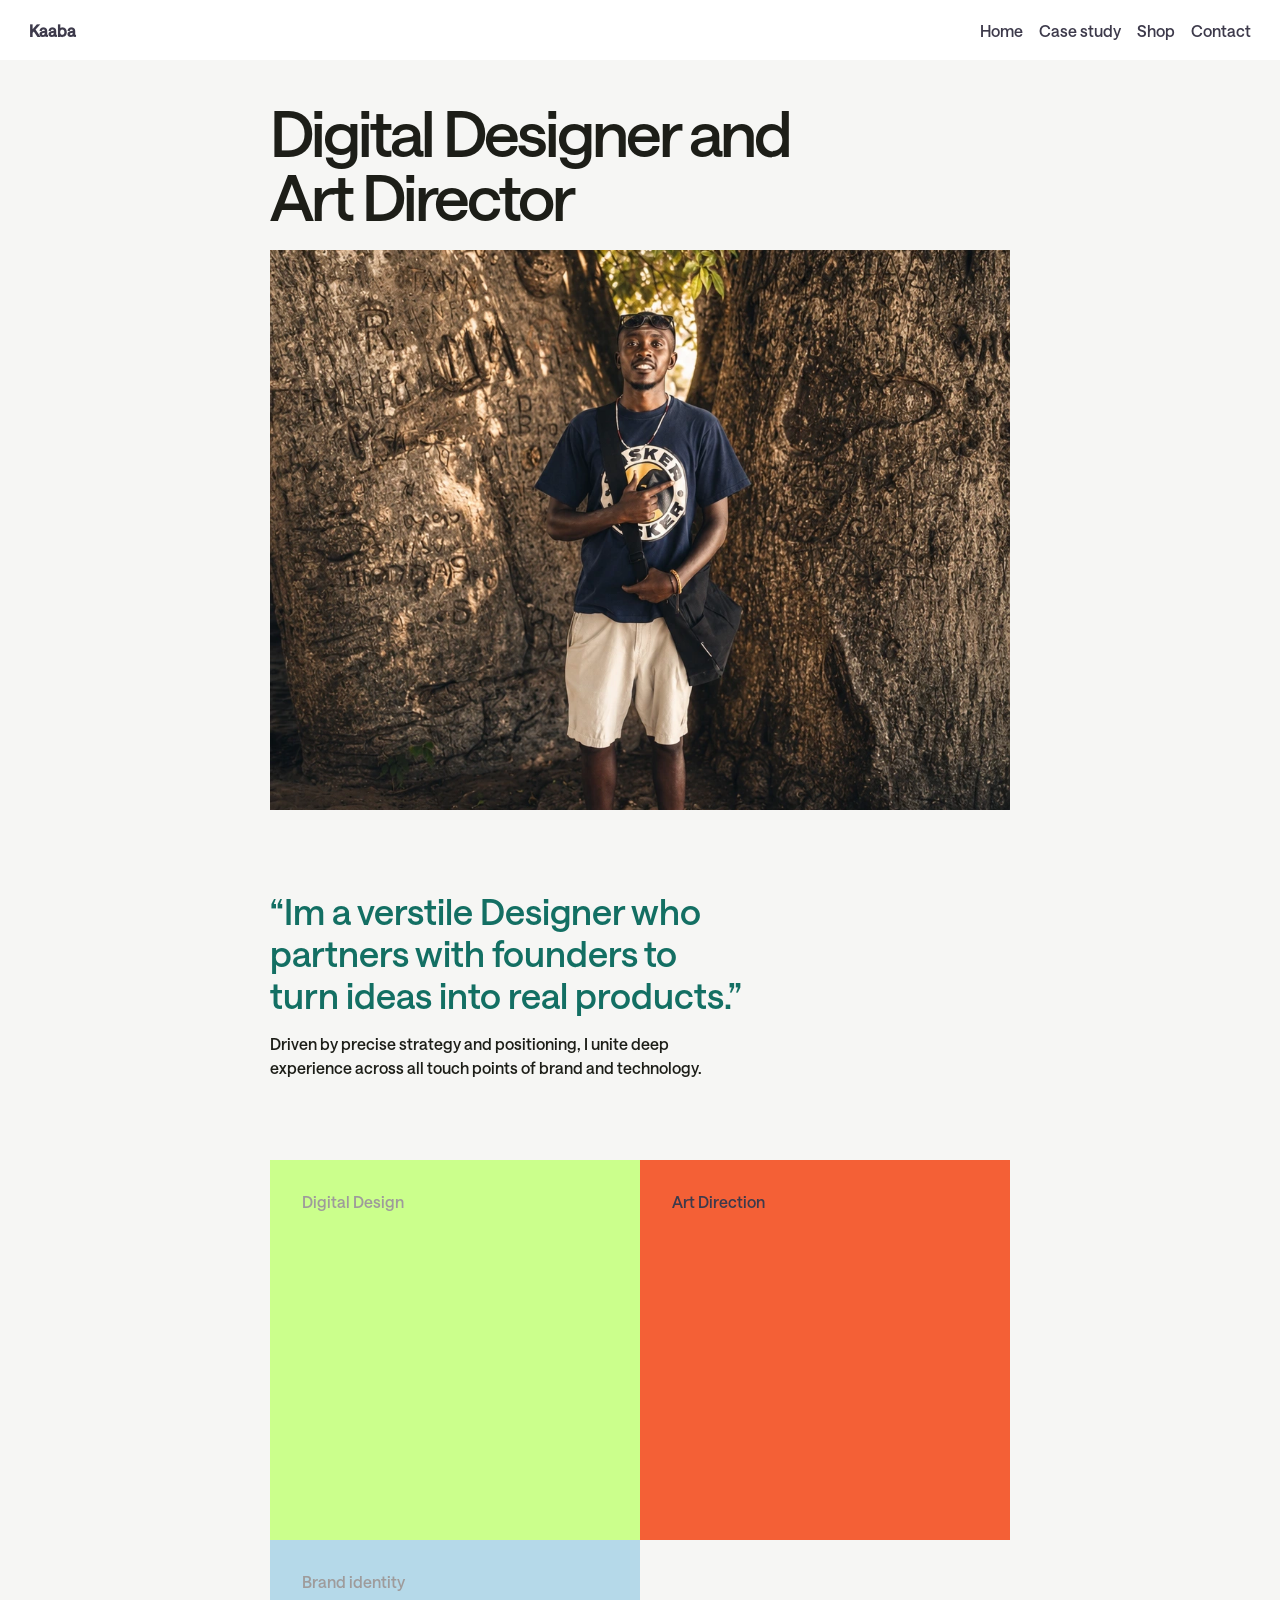
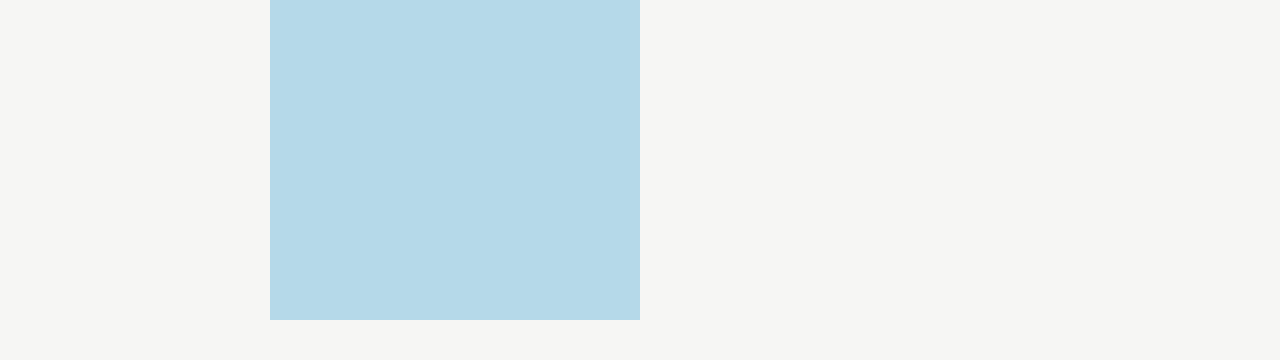
<file: index.html>
<!DOCTYPE html>
<html lang="en">
<head>
  <meta charset="UTF-8">
  <meta name="viewport" content="width=device-width, initial-scale=1.0">
  <link rel="stylesheet" href="style.css">
  <title>Onlykaaba 
    Portforlio
  </title>
</head>
<body>

 
    <ul class="menu-dropdown-list" id="menu-dropdown-list">
      <li class="menu-list-item" ><a href="index.html">Home</a></li>
      <li class="menu-list-item" ><a href="projects.html">Case study</a></li>
      <li class="menu-list-item" ><a href="shop.html">Shop</a></li>
      <li class="menu-list-item" ><a href="contact.html">Contact</a></li>
      <li class="cancel-icon" id="cancel-icon">
        <img src="/resources/close icon.svg" alt="">
      </li>
    </ul>
   

  
  <header>
   <a href="index.html"><h4 class="title">Kaaba</h4></a>
   <nav>
      <ul class="menu">
       <li ><a class="menu-item" href="index.html">Home</a></li>
       <li ><a class="menu-item" href="projects.html">Case study</a></li>
       <li><a class="menu-item" href="shop.html">Shop</a></li>
       <li ><a class="menu-item" href="index.html">Contact</a></li>
      </ul>
   </nav>
   <div class="menu-icon" id="menu-icon">
      <img src="/resources/menuicon 1 24px.svg" alt="">
   </div>
  </header>
 <main>
  <section class="All-work-section">
   <!-- <div class="Services">
     <h2>Services</h2>
     <div class="all-work">
       <h4 class="strategy">Strategy</h4>
       <h4 class="Design">Design</h4>
       <h4 class="Development">Development</h4>
     </div>
   </div> -->
  </section>
  <section class="Hero-container">
       <div>
         <h1 class="Hero-text">Digital Designer and<br>Art Director</h1>
         <!-- <p class="paragraph">Hello! I'm Kaaba, a Product designer passionate about turning ideas into visual experiences. <br> I build worlds through design, creating stories and identities that people can see, feel, and connect with.</p> -->
       </div>

      <div class="image">
        <img src="/resources/Image Aug 22, 2026, 11_23_51 PM.webp" alt="">
      </div>
  </section>

 </section>
 <section class="story">
     <div class="who-we-are-heading">
        
      </div>
    <div class="who-we-are-container">
      <div class="who-we-are-text-1">
        <h2 class="aboutt">  “Im a verstile Designer who partners with founders to turn ideas into real products.”</h2>
        <div>
         <p>Driven by precise strategy and positioning, I unite deep experience across all touch points of brand and technology. </p>
        </div>
      </div>
      
      <div class="who-we-are-text-2">
        
      </div>
      
    </div>
  </section>

  <section class="tools">
    
    <a href="/digitaldesign.html" aria-label="Digital Design">
      <div class="tools-box">
      <div class="tools-container one " id="tools-container-one">
        <div >Digital Design</div>
      </div>
    </a>
    <a href="/artdirection.html">
       <div class="tools-container two">
         <div >Art Direction</div>
       </div>
    </a>
     
    <a href="/brandidentity.html">
       <div class="tools-container three">
        <div >Brand identity</div>
      </div>
    </a>
     </div>
   

  </section>
 
  
 </main>
 

  <script src='index.js'></script>

</body>



  

</html>
</file>
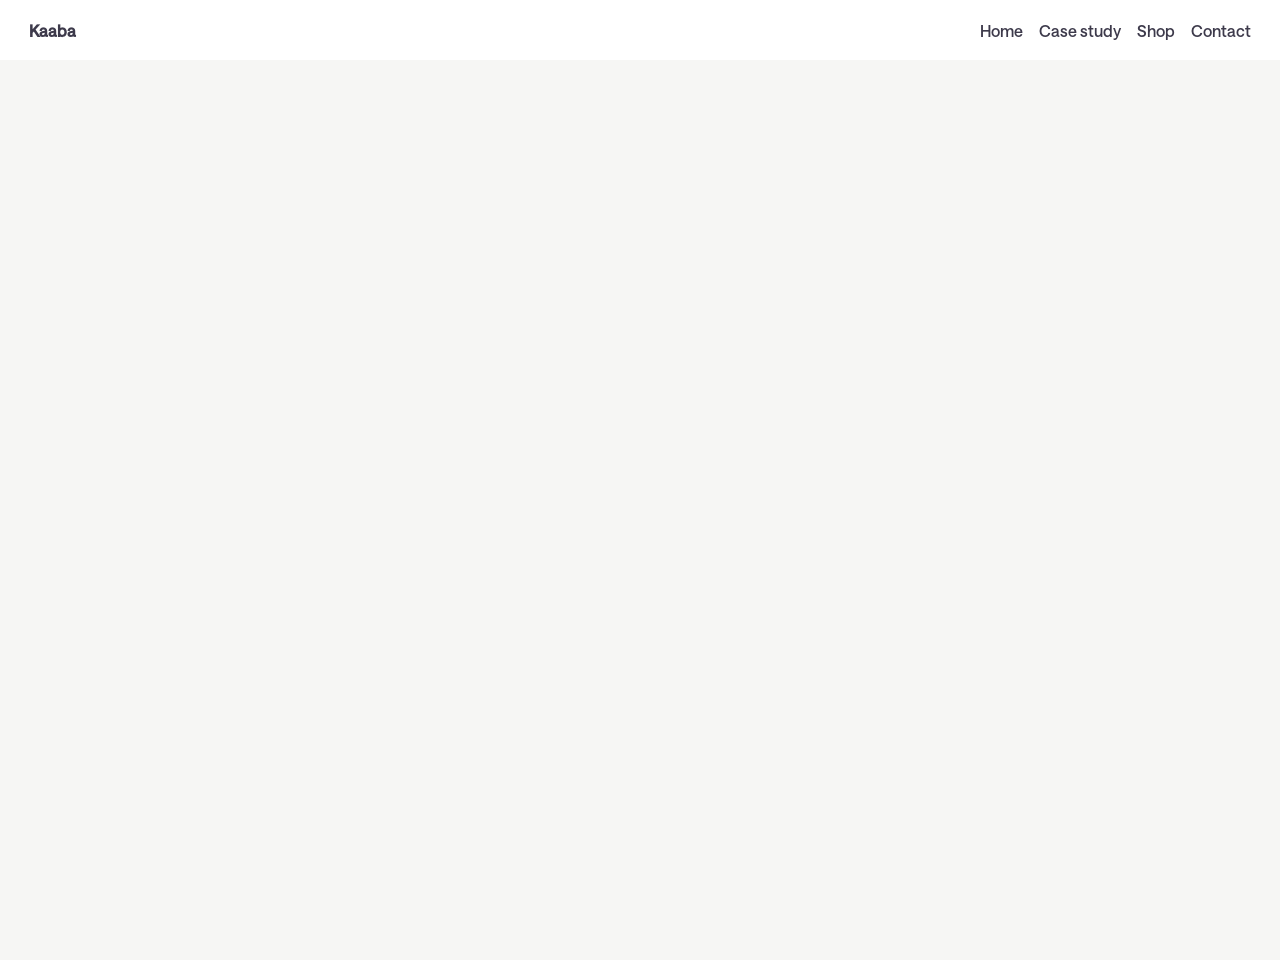
<file: projects.html>
<html lang="en">
<head>
  <meta charset="UTF-8">
  <meta name="viewport" content="width=device-width, initial-scale=1.0">
  <link rel="stylesheet" href="style.css">
  <title>Onlykaaba 
    Portforlio
  </title>
</head>
<body>
  
    <ul class="menu-dropdown-list" id="menu-dropdown-list">
      <li class="menu-list-item" ><a href="index.html">Home</a></li>
      <li class="menu-list-item" ><a href="projects.html">Case study</a></li>
      <li class="menu-list-item" ><a href="shop.html">Shop</a></li>
      <li class="menu-list-item" ><a href="contact.html">Contact</a></li>
      <li class="cancel-icon" id="cancel-icon">
        <img src="/resources/close icon.svg" alt="">
      </li>
    </ul>
   

  
  <header>
   <a href="index.html"><h4 class="title">Kaaba</h4></a>
   <nav>
      <ul class="menu">
       <li ><a class="menu-item" href="index.html">Home</a></li>
       <li ><a class="menu-item" href="projects.html">Case study</a></li>
       <li><a class="menu-item" href="shop.html">Shop</a></li>
       <li ><a class="menu-item" href="index.html">Contact</a></li>
      </ul>
   </nav>
   <div class="menu-icon" id="menu-icon">
      <img src="/resources/menuicon 1 24px.svg" alt="">
   </div>
  </header>
<main>
  <div class="client-details">
    

  </div>
   <section class="Hero-container">
      <!-- <div class="image-wrapper">
        <img src="/resources/MacBook Pro 14_ - 5.png" alt="" loading="lazy">
      </div> -->
      
   </section>
   <div>

   </div>
</main>

<script src="index.js"></script>
    
</body>
</html>
</file>
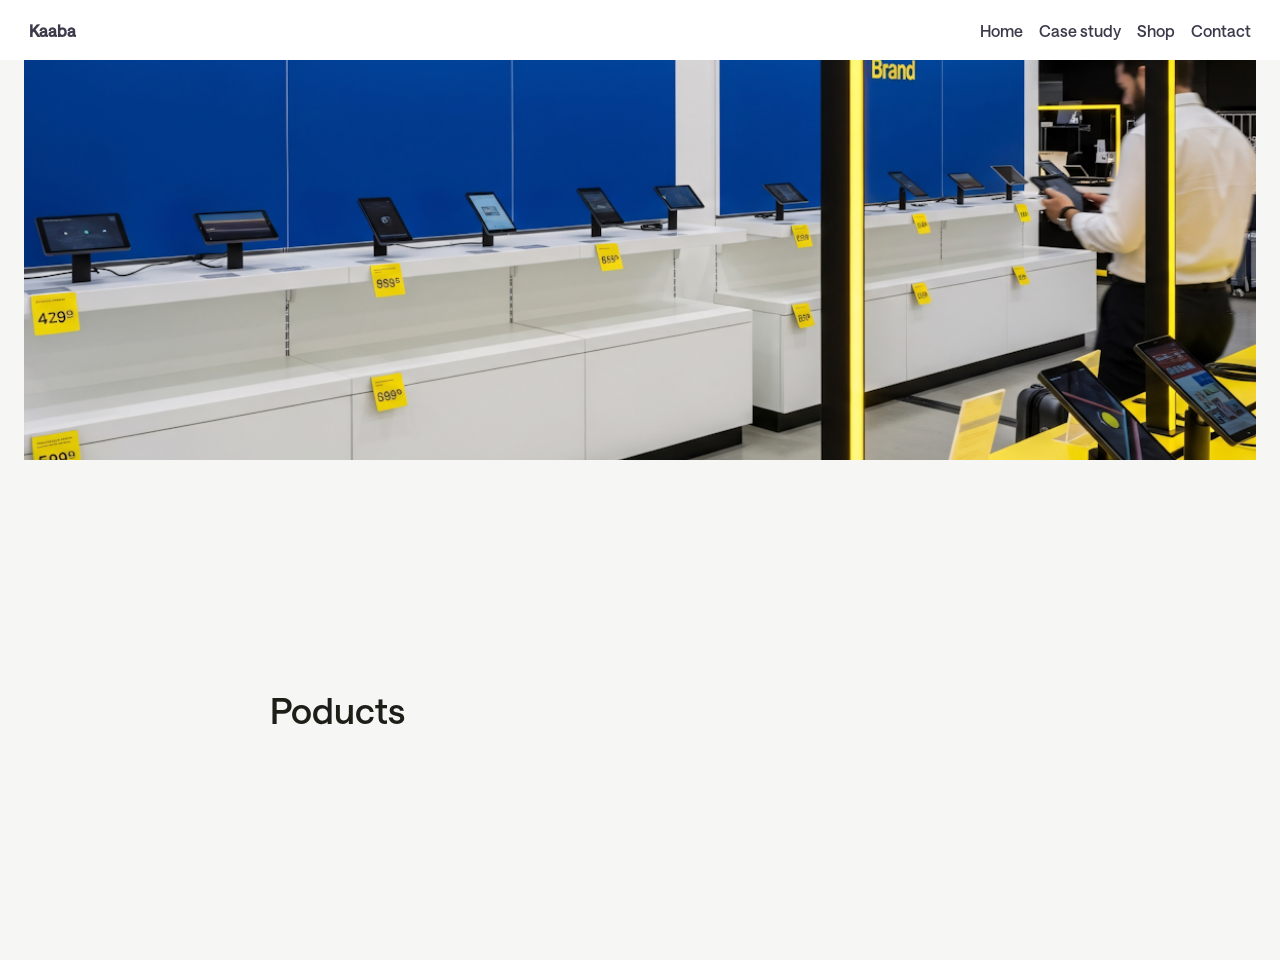
<file: shop.html>
<html lang="en">
<head>
  <meta charset="UTF-8">
  <meta name="viewport" content="width=device-width, initial-scale=1.0">
  <link rel="stylesheet" href="style.css">
  <title>Onlykaaba 
    Portforlio
  </title>
</head>
<body>
  <ul class="menu-dropdown-list" id="menu-dropdown-list">
      <li class="menu-list-item" ><a href="index.html">Home</a></li>
      <li class="menu-list-item" ><a href="projects.html">Case study</a></li>
      <li class="menu-list-item" ><a href="shop.html">Shop</a></li>
      <li class="menu-list-item" ><a href="index.html">Contact</a></li>
  </ul>
  <div class="cancel-icon" id="cancel-icon">
    <img src="/resources/close icon.svg" alt="">
  </div>
 <body>
  
   <header>
   <a href="index.html"><h4 class="title">Kaaba</h4></a>
   <nav>
      <ul class="menu">
       <li ><a class="menu-item" href="index.html">Home</a></li>
       <li ><a class="menu-item" href="projects.html">Case study</a></li>
       <li><a class="menu-item" href="shop.html">Shop</a></li>
       <li ><a class="menu-item" href="contact.html">Contact</a></li>
      </ul>
   </nav>
   <div class="menu-icon" id="menu-icon">
      <img src="/resources/menuicon 1 24px.svg" alt="">
   </div>
  </header>
  <main>
    <section class="shop">
      <div class="shop-cover">
        <img src="/resources/Retail Tablet Display.png" alt="">
      </div>
    </section>
    <section class="shop-section">
       <div>
         <h2>Poducts</h2>
       </div>
    </section>
    <section>
      
    </section>
  </main>

  <script src="index.js"></script>
 </body>
  
</body>
</file>
<file: style.css>
/* global styles */
*{
    margin: 0;
    box-sizing: border-box;
    /* border: 1px solid black; */
}

@font-face {
    font-family: 'saans' ;
    src: url(/resources/saans-font-family/Saans-TRIAL-Medium.otf);
}


@font-face {
    font-family: 'saans-medium';
    src: url(/resources/saans-font-family/Saans-TRIAL-Regular.otf);
}

@font-face {
    font-family: 'saans-light' ;
    src: url(/resources/saans-font-family/Saans-TRIAL-Light.otf);
}

a{
    text-decoration: none;
    color: #3d3a4b;
    font-size: 16px;
}

.title {
    cursor: pointer;
}

p{
    font-size: 16px;
    line-height: 150%;

}

.paragraph{
    font-size: clamp(16px ,4vw ,24px);
    font-family: 'saans-medium';
    line-height: 130%;
    margin-bottom: 1rem;
}

.menu-dropdown-list{
    list-style-type: none;
    height: 100%;
    background-color: #d0f4de;
    z-index: 1000;
    width: 300px;
    position: fixed;
    top: 0;
    right: 0;
    padding-left: 0;
    padding-top: 40px;
    transform: translateX(100%);
    transition: transform 0.3s ease-in-out;
    
}

.menu-dropdown-list.active {
    transform: translateX(0);
}

.menu-list-item {
    font-size: clamp(1rem , 5vw , 1.6rem );
    padding: 0.6rem;
    width: 100%;
}


.cancel-icon {
    position: fixed;
    top: 10px;
    right: 10px;

}

h1{
    font-family: 'saans';
    font-size: clamp(48px , 5vw, 96px);
    line-height: 100%;
    letter-spacing: -3px;
    margin-bottom: 1.4rem;
    font-weight: 500;
    
}

h2{

   font-family: 'saans';
   font-size:clamp( 28px ,5vw, 36px);
   font-weight: 300;
}

h3{
    font-weight: 100;
    font-size: clamp(16px ,5vw, 24px);
}

h4{
    font-family: 'saans';
    font-weight: 800;

}

h5{
    font-family: 'saans-light';
    font-size:clamp(24px, 5vw, 32px);
    font-weight: 300;
}




html body{
    font-family:'saans' ;
    font-weight: normal;
    color: #1d1e18;
    
}

main{
    display: grid;
    grid-template-columns: 1fr 3fr 1fr;
    justify-items: stretch;
    /* gap:clamp(12px , 2vw, 24px); */
    height: fit-content;
    width: 100%;
    padding: 0 24px ;
    margin-top: clamp(60px, 2vw , 80px);
    background-color: #f6f6f4;
    min-height: 100vh
    
}

section{
    padding: 40px 0;
}

.intro{
    grid-column: span 3;    
}


/* header section */

header{
    display: flex;
    justify-content: space-between;
    align-items: center;
    height: clamp(60px, 2vw , 80px);
    padding: 1.8rem;
    width: 100%;
    position: fixed;
    top: 0;
    font-family: 'saans';
    background-color: white;
    z-index: 100;
    
}
.menu{
    display: flex;
    list-style-type: none;
}

.menu-item {
    margin-left: 1rem;
    color: #3d3a4b;
}

.menu-icon{
    cursor: pointer;
   
}

.menu-icon img {
    width: 40px;
    height: 40px;
}


.menu-list-item {
    cursor: pointer;

}




/* hero section */




.Hero-container{
    overflow: hidden;

} 

.image{
  width: 100%;
  max-height: 560px;
  overflow: hidden;
  display: flex;
  justify-content: center;
  align-items: center;
  
}

.image img {
    object-position: center;
}

.image-wrapper{
            /* cropped height */
  overflow: hidden;
  object-fit: cover;
  transition: height 0.4s ease;

}

div img{
    width: 100%;
    height: 100%;
    display: block;
}

.image .expanded .image-wrapper {
  height: auto;
}

.image .expanded .view-more {
  opacity: 0;
  pointer-events: none;
}

.text-box{
    display: flex;
    flex-direction: column;
    gap: 16px;
   
}


/* /*ABOUT SECTION* */

.About-section{
    grid-column: span 3;
}

.About-container{
    display: grid;
    grid-template-columns: repeat(3 ,1fr);
    gap: 16px;
}
.aboutt{
    color: #136f63;
    margin-bottom: 1 rem;
}

.story{
   grid-column: 2 / 3;
}

.tools{
   grid-column: 2 / 4;
}

.tools-container{
   min-height: 380px;
   width: 100%;
   cursor: pointer;
   padding: 2rem;
   position: relative;
   transition: transform 0.3s ease;
}


.tools-container .one :hover{
  transform: rotate(2deg);
}

.one {
  background-color: #cbff8c;
  color: rgb(158, 155, 155);
  

}

.two {
    background-color: #f46036;
    
}

.three {
    background-color: #b5d9e9;
    color: rgb(158, 155, 155);
}

.tools-box {
    display: grid;
    grid-template-columns: 1fr 1fr;
}


.who-we-are-container {
   display: grid;
   grid-template-columns: repeat(2, 1fr);
   gap: clamp(12px, 5vw , 24px);
}

.who-we-are-heading{
    grid-column: span 3;
}
.who-we-are-text-1 {
    display: flex;
    flex-direction: column;
    gap: 1rem;
    grid-column: span 1;
}

.who-we-are-text-2 {
    grid-column: span 1;
    align-self: end;
    
}

.view-more {
  position: absolute;
  bottom: 12px;
  left: 50%;
  transform: translateX(-50%);
  padding: 6px 16px;
  border: none;
  border-radius: 4px;
  background: rgba(0, 0, 0, 0.6);
  color: #fff;
  cursor: pointer;
  transition: opacity 0.3s ease;
}

.shop-cover{
    max-height: 400px;
    overflow: hidden;
}

.shop-cover img {
    object-fit: cover;
}




.shop{
     grid-column: 1 / 4;
     padding:  0;
     
}
.shop-section{
    grid-column: 2 / 3;
}

.coming-soon-h1{
  position: absolute;
  top: 50%;
  left: 50%;
  transform: translate(-50%, -50%);
}

.client-details{
    overflow: hidden;
}

.client-details h3 {
    background-color: #33302C;
    color: #F4F1EB;
    padding: 1rem 0.5rem;
    cursor: pointer;
}

footer{
    /* background-color: #d0f4de; */
    height: 30dvh;
}










































@media (max-width: 768px) {

.All-work-section{
    display: none;
}

 section{
    padding: 40px  0 ;
}

 .Hero-container{
    grid-column: span 4;
 }

 .story{
    grid-column: span 4;
 }

 .All-work-section{
    grid-column: span 3;
 }

 .Hero-text{
    grid-column: span 2;
 }

 .about-me{
    grid-column: span 3;
 }

  nav {
    display: none; /* Hidden on screens wider than 768px */
  }

 .About-container{
    display: grid;
    grid-template-columns: repeat(1,1fr);
}

.all-work{
    display: none;
}

.who-we-are-text-1 {
    grid-column: span 3;
}

.who-we-are-text-2 {
    grid-column: span 3;
}


.client-details {
    grid-column: span 3;

}



.tools{
  grid-column: span 4;

}

.tools-container{
    grid-column: span 2;
}

.tools-box {
    grid-template-columns: 1fr;
}











}


@media (min-width: 768px) and (max-width: 1024px) {

.menu-icon{
    display: none;
 }

.Hero-container {
    grid-column: 2 / 4;
}


.story{
    grid-column: 2 /4;
}

 .tools{
   grid-column: 2 / 4;

}











}


@media (min-width: 1024px){

 .menu-icon{
    display: none;
 }

 .story{
    grid-column: 2 /4;
}

 .tools{
   grid-column: 2 / 3;

}
    
}
</file>
